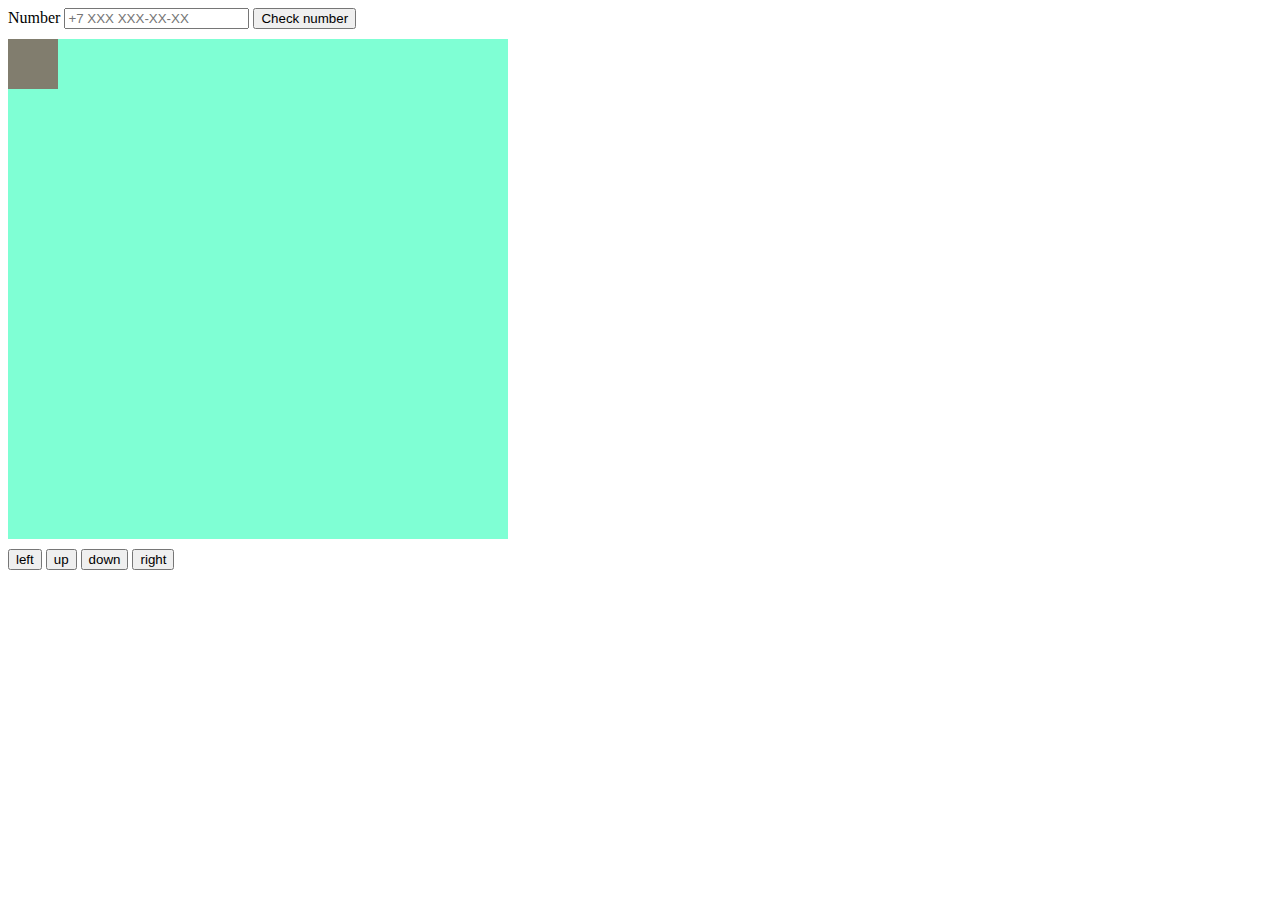
<file: DZ1_Atai_21-03/index.html>
<!DOCTYPE html>
<html lang="en">
    <head>
        <meta charset="UTF-8">
        <title>Lesson1</title>
        <link rel="stylesheet" href="style.css">
    </head>
    <body>
        <div class="container">
            <label for="phoneInput">Number</label>
            <input type="text" id="phoneInput" placeholder="+7 XXX XXX-XX-XX">
            <button id="phoneCheck">Check number</button>
            <span class = "phoneResult"></span>
        </div>
        <div class="cont">
            <div class="block_big">
                <div class="block_move"></div>
            </div>
            <div class="block_buttons">
                <button id="left" >left</button>
                <button id="up" >up</button>
                <button id="down">down</button>
                <button id="right">right</button>
            </div>
        </div>
    </body>
    <script src="main.js"></script>
</html>
</file>
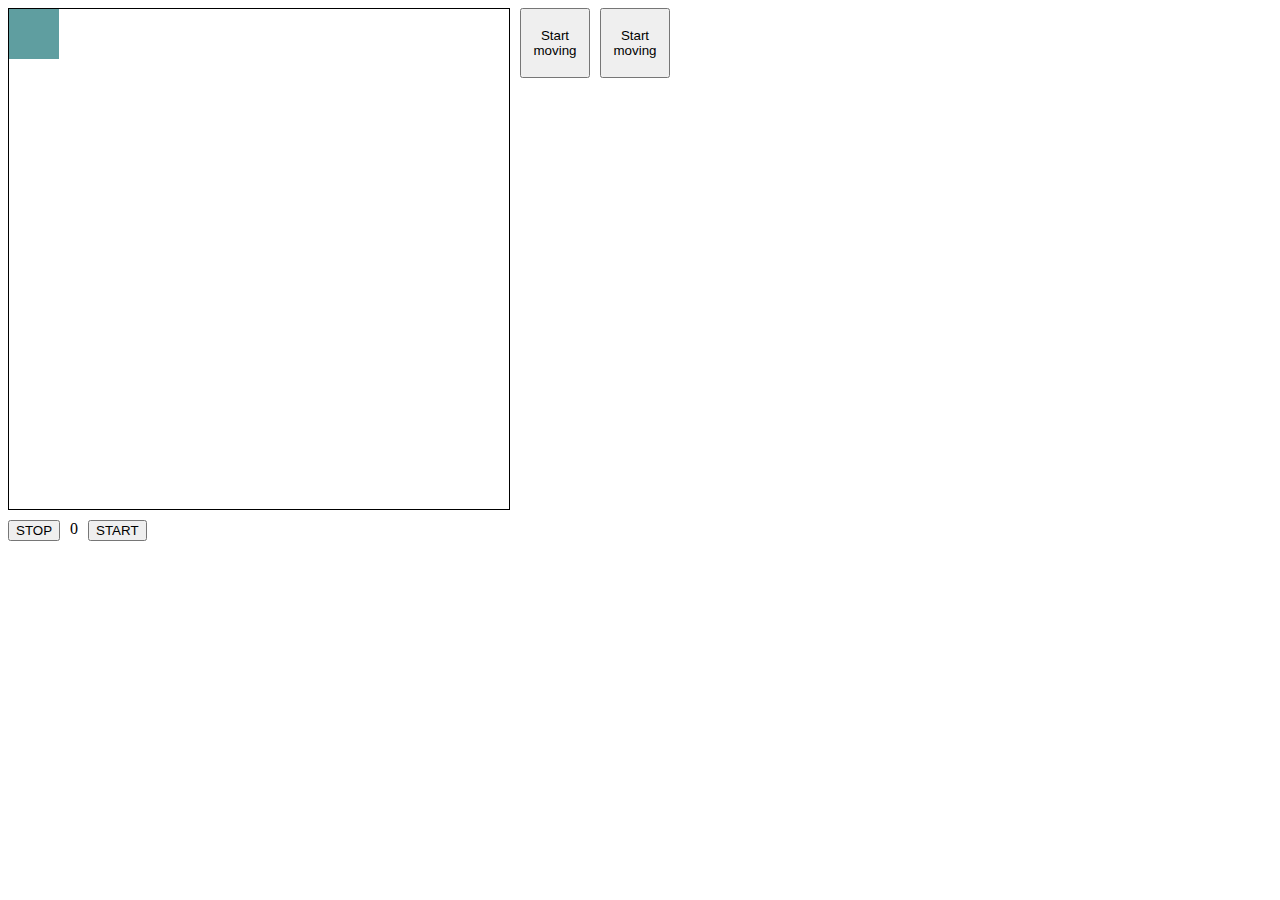
<file: DZ2_Atai_21-03/index.html>
<!DOCTYPE html>
<html lang="en">
    <head>
        <meta charset="UTF-8">
        <title>DZ2</title>
        <link rel="stylesheet" href="style.css">
    </head>
    <body>
        <div class="cont">
            <div class="block">
                <div class="box">
                </div>
            </div>
            <button id="startMove" class="move_button">Start moving</button>
            <button id="endMove" class="move_button">Start moving</button>
        </div>
        <div class="cont">
            <button id="stop">STOP</button>
            <span id="count">0</span>
            <button id="start">START</button>
        </div>
    </body>
    <script src="main.js"></script>
</html>
</file>
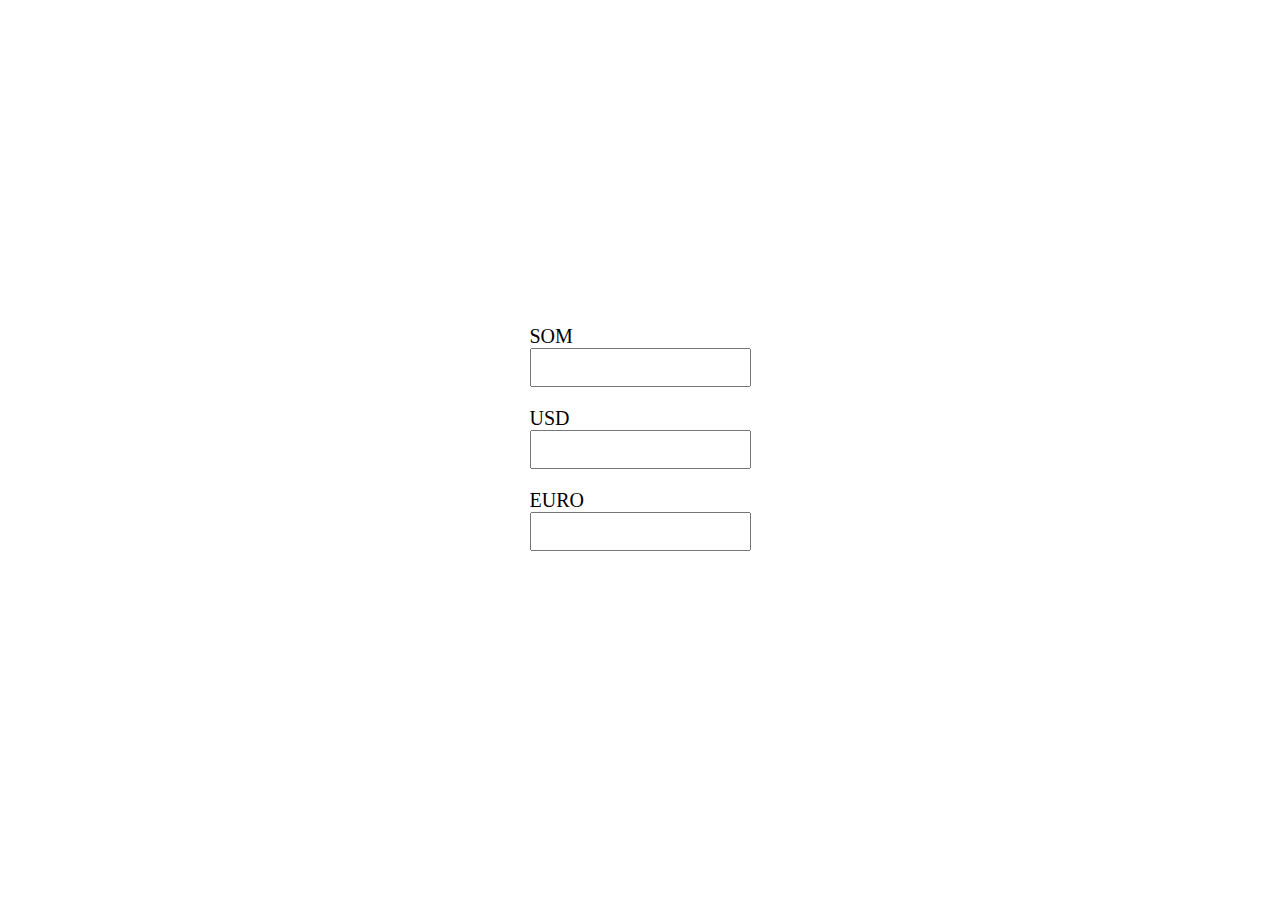
<file: DZ5_Atai_21-03/index.html>
<html lang="en">
    <head>
        <meta charset="UTF-8">
        <title>DZ5</title>
        <link rel="stylesheet" href="style.css">
    </head>
    <body>
        <div class="wrappper">
            <div>
                <label for="som">SOM</label>
                <input type="text" id="som">
            </div>
            <div>
                <label for="usd">USD</label>
                <input type="text" id="usd">
            </div>
            <div>
                <label for="euro">EURO</label>
                <input type="text" id="euro">
            </div>
        </div>
    </body>
    <script src="main.js"></script>
</html>
</file>
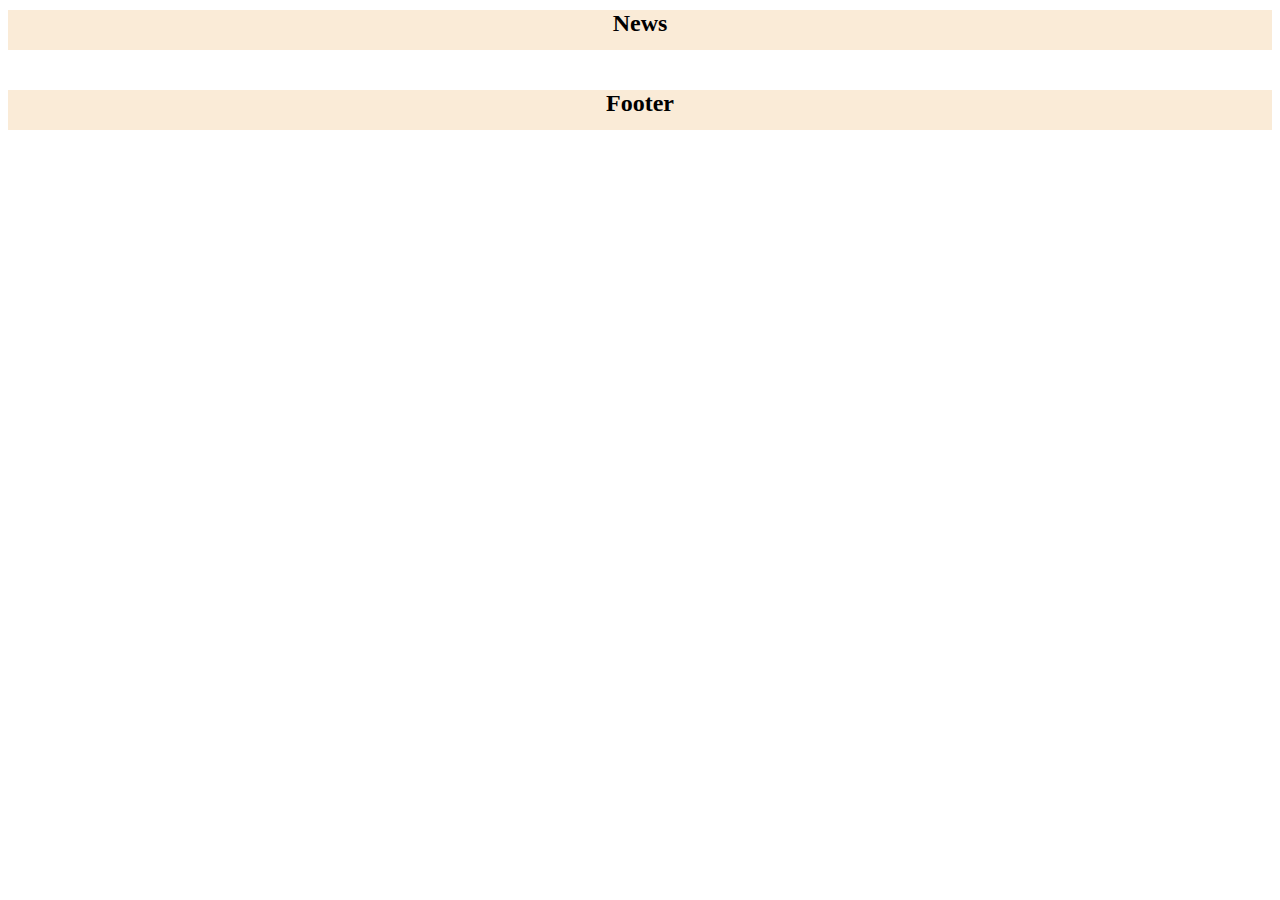
<file: DZ7_Atai_21-03/index.html>
<!DOCTYPE html>
<html lang="en">
    <head>
        <meta charset="UTF-8">
        <title>lesson6</title>
        <link rel="stylesheet" href="style.css">
    </head>
    <body>
        <header><h2>News</h2></header>
        <div class="wrapper">
           
        </div>
        <footer><h2>Footer</h2></footer>
    </body>
    <script src="main.js"></script>
</html>
</file>
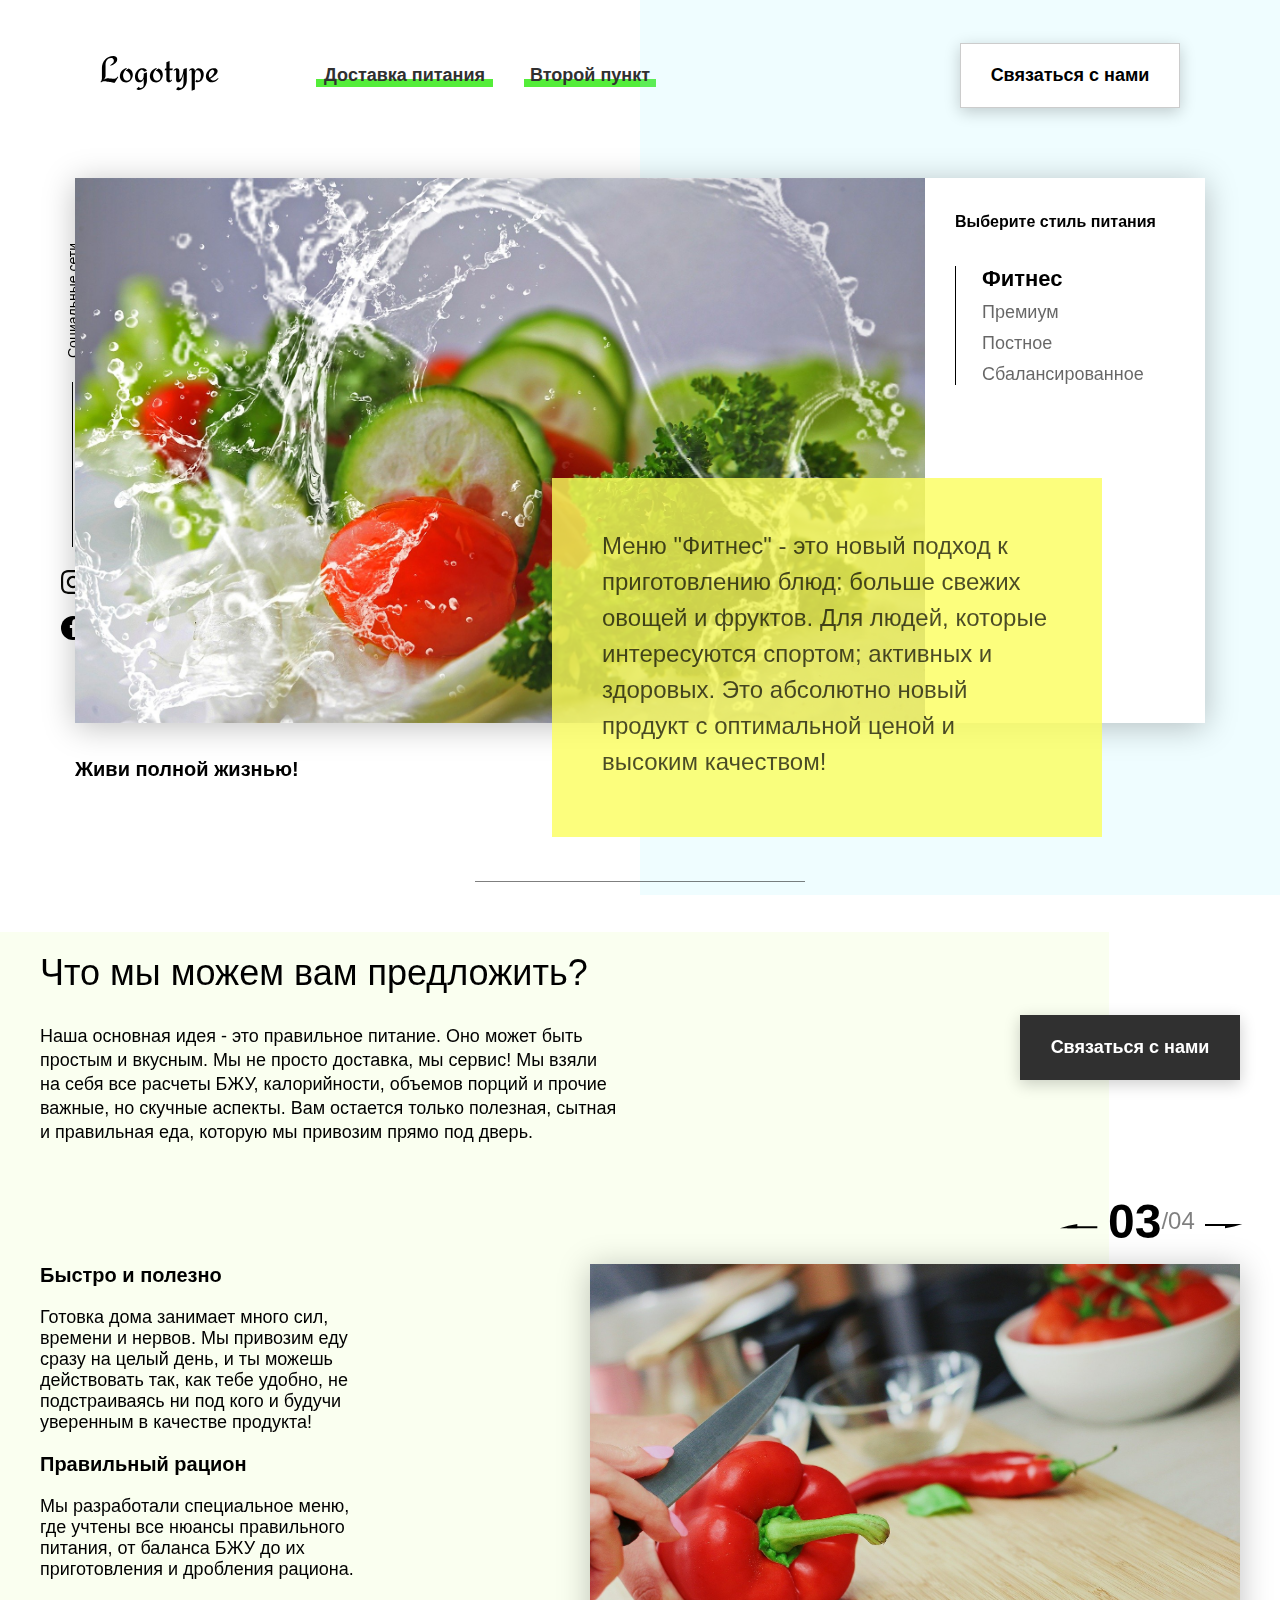
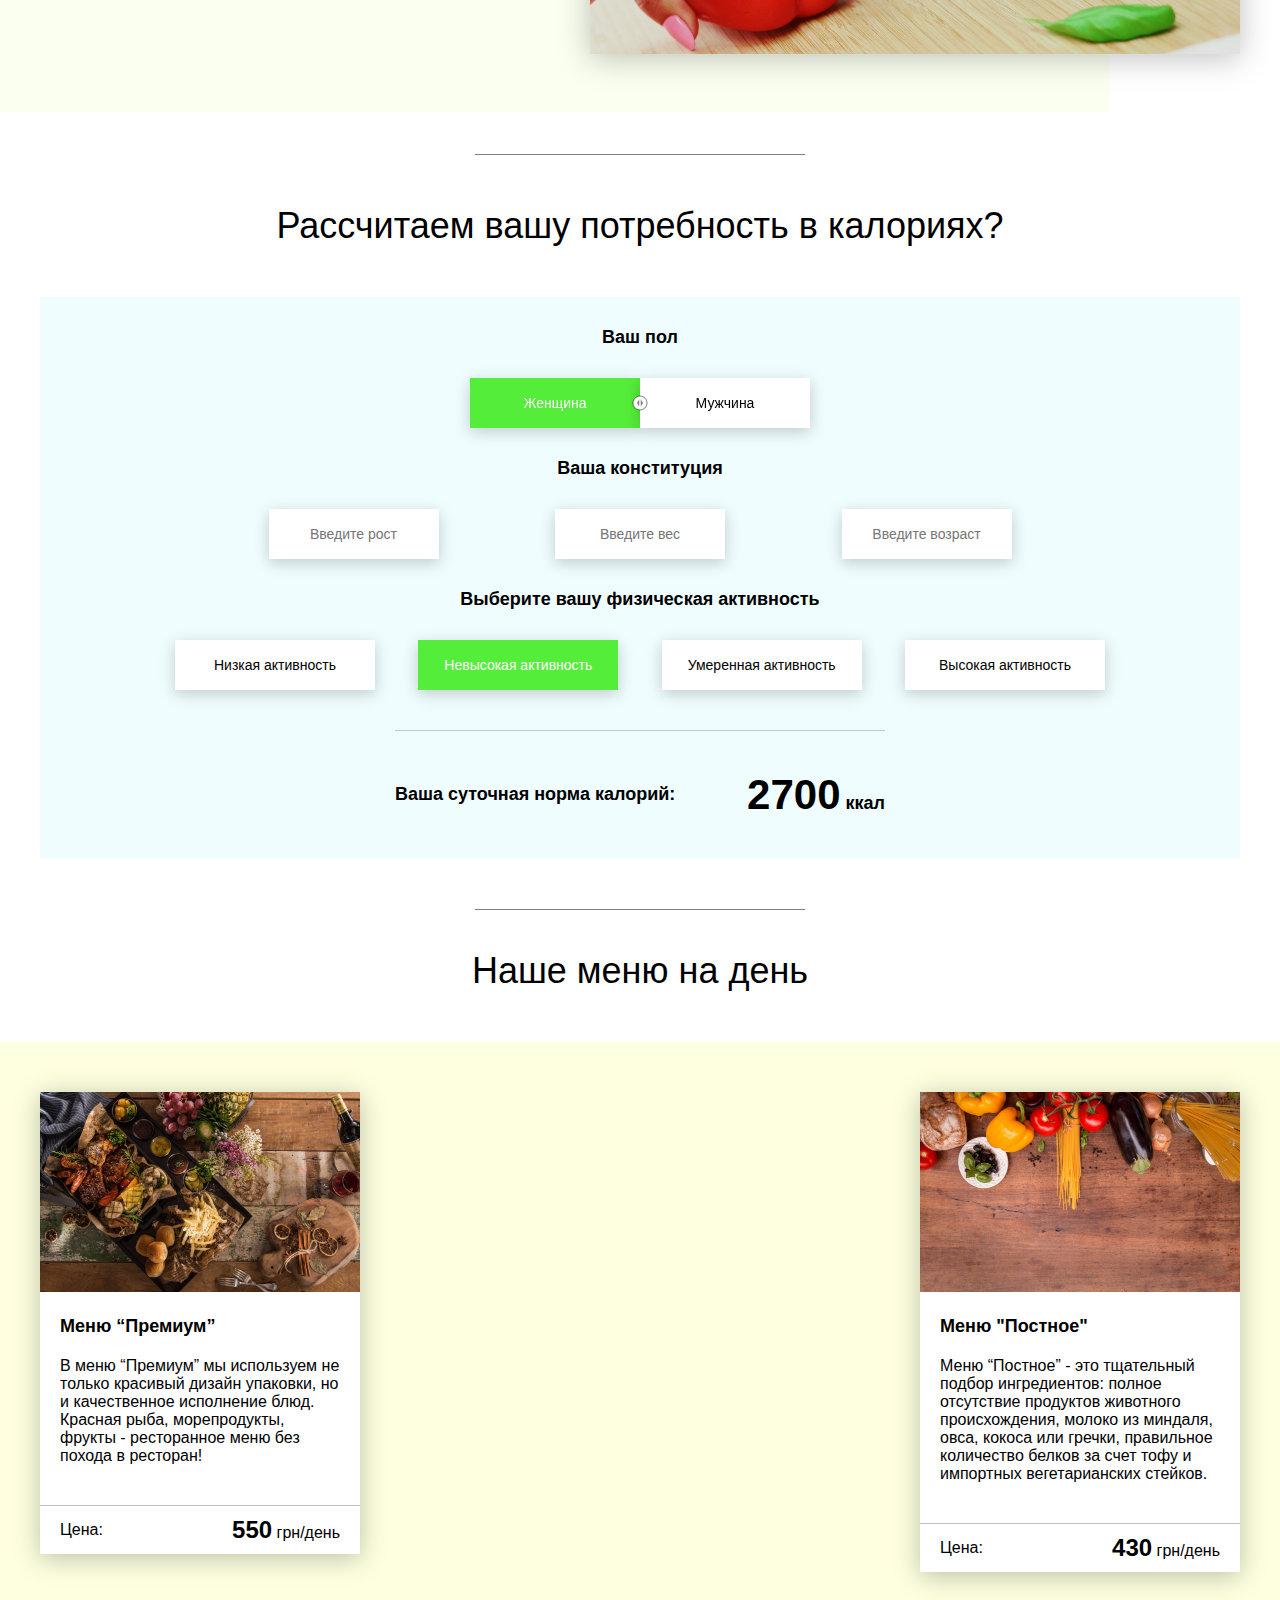
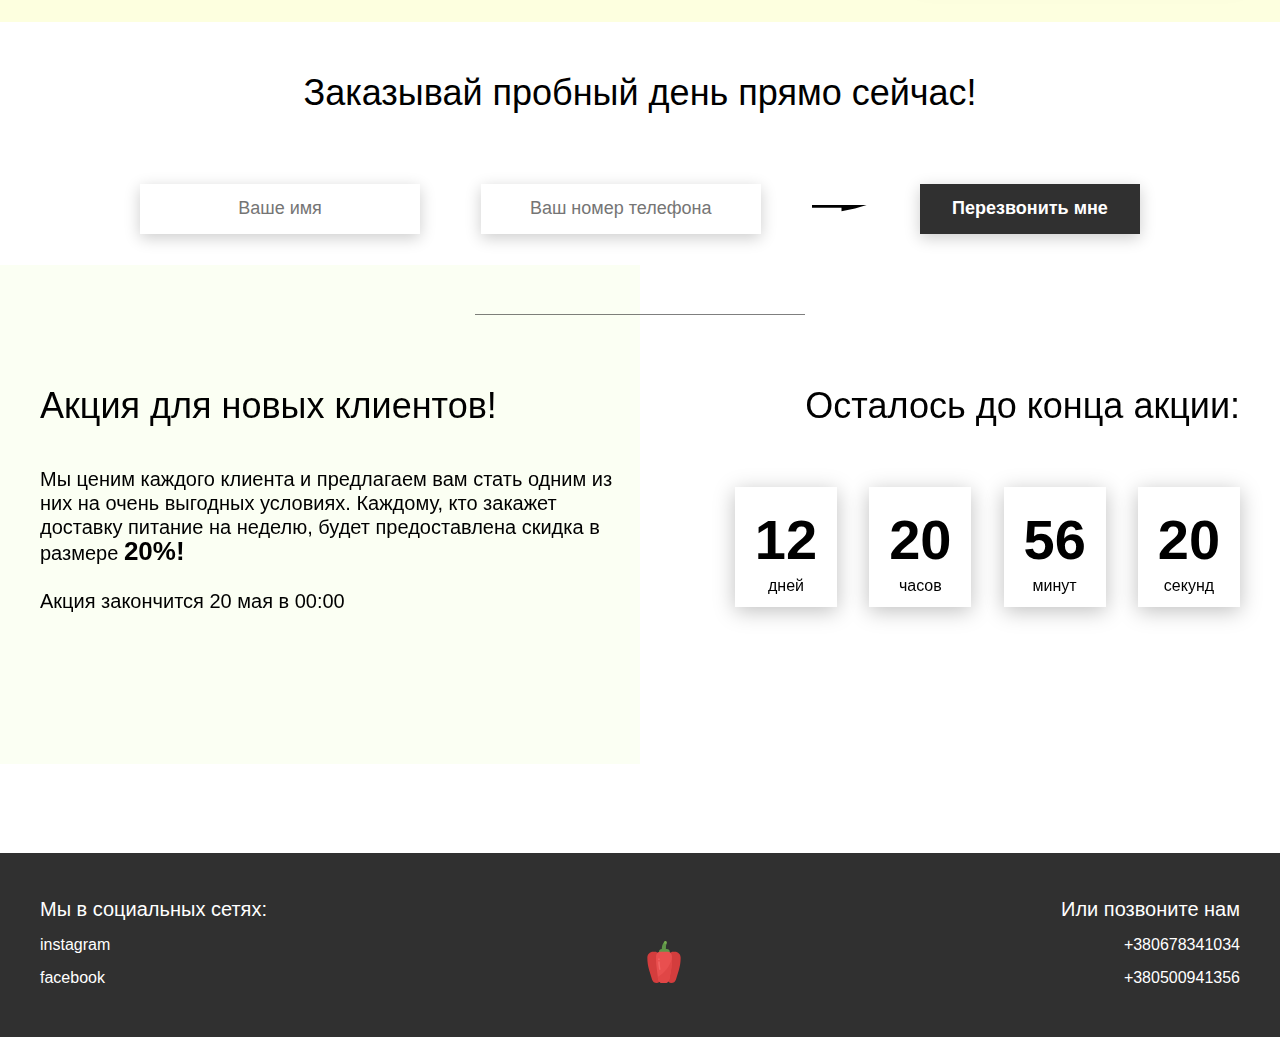
<file: Food/index.html>
<!DOCTYPE html>
<html lang="en">
<head>
	<meta charset="UTF-8">
	<meta name="viewport" content="width=device-width, initial-scale=1.0">
	<title>Food</title>
	<link rel="stylesheet" href="css/style.css">
</head>
<body>
<header class="header">
	<div class="header__left-block">
		<div class="header__logo">
			<img src="icons/logo.svg" alt="Логотип">
		</div>
		<nav class="header__links">
			<a href="#" class="header__link">Доставка питания</a>
			<a href="#" class="header__link">Второй пункт</a>
		</nav>
	</div>
	<div class="header__right-block">
		<button data-modal class="btn btn_white">Связаться с нами</button>
	</div>
</header>
<div class="sidepanel">
	<div class="sidepanel__text"><span>Социальные сети</span></div>
	<div class="sidepanel__divider"></div>
	<a href="#" class="sidepanel__icon">
		<img src="icons/instagram.svg" alt="instagram">
	</a>
	<a href="#" class="sidepanel__icon">
		<img src="icons/facebook.svg" alt="facebook">
	</a>
</div>

<div class="preview">
	<div class="bgc_blue"></div>
	<div class="container">
		<div class="tabcontainer">
			<div class="tabcontent">
				<img src="img/tabs/vegy.jpg" alt="vegy">
				<div class="tabcontent__descr">
					Меню "Фитнес" - это новый подход к приготовлению блюд: больше свежих овощей и фруктов. Для людей,
					которые интересуются спортом; активных и здоровых. Это абсолютно новый продукт с оптимальной ценой и
					высоким качеством!
				</div>
			</div>
			<div class="tabcontent">
				<img src="img/tabs/elite.jpg" alt="elite">
				<div class="tabcontent__descr">
					Меню “Премиум” - мы используем не только красивый дизайн упаковки, но и качественное исполнение
					блюд. Красная рыба, морепродукты, фрукты - ресторанное меню без похода в ресторан!
				</div>
			</div>
			<div class="tabcontent">
				<img src="img/tabs/post.jpg" alt="post">
				<div class="tabcontent__descr">
					Наше специальное “Постное меню” - это тщательный подбор ингредиентов: полное отсутствие продуктов
					животного происхождения. Полная гармония с собой и природой в каждом элементе! Все будет Ом!
				</div>
			</div>
			<div class="tabcontent">
				<img src="img/tabs/hamburger.jpg" alt="vegy">
				<div class="tabcontent__descr">
					Меню "Сбалансированное" - это соответствие вашего рациона всем научным рекомендациям. Мы тщательно
					просчитываем вашу потребность в к/б/ж/у и создаем лучшие блюда для вас.
				</div>
			</div>
			<div class="tabheader">
				<h3>Выберите стиль питания</h3>
				<div class="tabheader__items">
					<div class="tabheader__item tabheader__item_active">Фитнес</div>
					<div class="tabheader__item">Премиум</div>
					<div class="tabheader__item">Постное</div>
					<div class="tabheader__item">Сбалансированное</div>
				</div>
			</div>
		</div>
		<div class="preview__life">Живи полной жизнью!</div>
	</div>
</div>

<div class="divider"></div>

<div class="offer">
	<div class="bgc_y"></div>
	<div class="container">
		<div class="offer__text">
			<h2 class="title">Что мы можем вам предложить?</h2>
			<div class="offer__descr">
				Наша основная идея - это правильное питание. Оно может быть простым и вкусным. Мы не просто доставка, мы
				сервис! Мы взяли на себя все расчеты БЖУ, калорийности, объемов порций и прочие важные, но скучные
				аспекты. Вам остается только полезная, сытная и правильная еда, которую мы привозим прямо под дверь.
			</div>
		</div>
		<div class="offer__action">
			<button data-modal class="btn btn_dark">Связаться с нами</button>
		</div>
	</div>
	<div class="container">
		<div class="offer__advantages">
			<h2>Быстро и полезно</h2>
			<div class="offer__advantages-text">
				Готовка дома занимает много сил, времени и нервов. Мы привозим еду сразу на целый день, и ты можешь
				действовать так, как тебе удобно, не подстраиваясь ни под кого и будучи уверенным в качестве продукта!
			</div>
			<h2>Правильный рацион</h2>
			<div class="offer__advantages-text">
				Мы разработали специальное меню, где учтены все нюансы правильного питания, от баланса БЖУ до их
				приготовления и дробления рациона.
			</div>
		</div>
		<div class="offer__slider">
			<div class="offer__slider-counter">
				<div class="offer__slider-prev">
					<img src="icons/left.svg" alt="prev">
				</div>
				<span id="current">03</span>
				/
				<span id="total">04</span>
				<div class="offer__slider-next">
					<img src="icons/right.svg" alt="next">
				</div>
			</div>
			<div class="offer__slider-wrapper">
				<div class="offer__slide">
					<img src="img/slider/pepper.jpg" alt="pepper">
				</div>
				<!-- <div class="offer__slide">
					<img src="img/slider/food-12.jpg" alt="food">
				</div>
				<div class="offer__slide">
					<img src="img/slider/olive-oil.jpg" alt="oil">
				</div>
				<div class="offer__slide">
					<img src="img/slider/paprika.jpg" alt="paprika">
				</div> -->
			</div>
		</div>
	</div>
</div>

<div class="divider"></div>

<div class="calculating">
	<div class="container">
		<h2 class="title">Рассчитаем вашу потребность в калориях?
		</h2>
		<div class="calculating__field">
			<div class="calculating__subtitle">
				Ваш пол
			</div>
			<div class="calculating__choose" id="gender">
				<div class="calculating__choose-item calculating__choose-item_active">Женщина</div>
				<div class="calculating__choose-item">Мужчина</div>
			</div>

			<div class="calculating__subtitle">
				Ваша конституция
			</div>
			<div class="calculating__choose calculating__choose_medium">
				<input type="text" id="height" placeholder="Введите рост" class="calculating__choose-item">
				<input type="text" id="weight" placeholder="Введите вес" class="calculating__choose-item">
				<input type="text" id="age" placeholder="Введите возраст" class="calculating__choose-item">
			</div>

			<div class="calculating__subtitle">
				Выберите вашу физическая активность
			</div>
			<div class="calculating__choose calculating__choose_big">
				<div id="low" class="calculating__choose-item">Низкая активность</div>
				<div id="small" class="calculating__choose-item calculating__choose-item_active">Невысокая активность
				</div>
				<div id="medium" class="calculating__choose-item">Умеренная активность</div>
				<div id="high" class="calculating__choose-item">Высокая активность</div>
			</div>

			<div class="calculating__divider"></div>

			<div class="calculating__total">
				<div class="calculating__subtitle">
					Ваша суточная норма калорий:
				</div>
				<div class="calculating__result">
					<span>2700</span> ккал
				</div>
			</div>
		</div>
	</div>
</div>

<div class="divider"></div>

<div class="menu">
	<h2 class="title">Наше меню на день</h2>

	<div class="menu__field">
		<div id="cardWrapper" class="container">
			<div class="menu__item">
				<img src="img/tabs/elite.jpg" alt="elite">
				<h3 class="menu__item-subtitle">Меню “Премиум”</h3>
				<div class="menu__item-descr">В меню “Премиум” мы используем не только красивый дизайн упаковки, но и
					качественное исполнение блюд. Красная рыба, морепродукты, фрукты - ресторанное меню без похода в
					ресторан!
				</div>
				<div class="menu__item-divider"></div>
				<div class="menu__item-price">
					<div class="menu__item-cost">Цена:</div>
					<div class="menu__item-total"><span>550</span> грн/день</div>
				</div>
			</div>
			<div class="menu__item">
				<img src="img/tabs/post.jpg" alt="post">
				<h3 class="menu__item-subtitle">Меню "Постное"</h3>
				<div class="menu__item-descr">Меню “Постное” - это тщательный подбор ингредиентов: полное отсутствие
					продуктов животного происхождения, молоко из миндаля, овса, кокоса или гречки, правильное количество
					белков за счет тофу и импортных вегетарианских стейков.
				</div>
				<div class="menu__item-divider"></div>
				<div class="menu__item-price">
					<div class="menu__item-cost">Цена:</div>
					<div class="menu__item-total"><span>430</span> грн/день</div>
				</div>
			</div>
		</div>
	</div>
</div>

<div class="order">
	<div class="container">
		<div class="title">Заказывай пробный день прямо сейчас!</div>
		<form action="#" class="order__form">
			<input required placeholder="Ваше имя" name="name" type="text" class="order__input">
			<input required placeholder="Ваш номер телефона" name="phone" type="phone" class="order__input">
			<img src="icons/right.svg" alt="right">
			<button class="btn btn_dark btn_min">Перезвонить мне</button>
		</form>
	</div>
</div>

<div class="divider"></div>

<div class="promotion">
	<div class="bgc_y"></div>
	<div class="container">
		<div class="promotion__text">
			<div class="title">Акция для новых клиентов!</div>
			<div class="promotion__descr">
				Мы ценим каждого клиента и предлагаем вам стать одним из них на очень выгодных условиях.
				Каждому, кто закажет доставку питание на неделю, будет предоставлена скидка в размере <span>20%!</span>
				<br><br>
				Акция закончится 20 мая в 00:00
			</div>
		</div>
		<div class="promotion__timer">
			<div class="title">Осталось до конца акции:</div>
			<div class="timer">
				<div class="timer__block">
					<span id="days">12</span>
					дней
				</div>
				<div class="timer__block">
					<span id="hours">20</span>
					часов
				</div>
				<div class="timer__block">
					<span id="minutes">56</span>
					минут
				</div>
				<div class="timer__block">
					<span id="seconds">20</span>
					секунд
				</div>
			</div>
		</div>
	</div>
</div>

<footer class="footer">
	<div class="container">
		<div class="social">
			<div class="subtitle">Мы в социальных сетях:</div>
			<a href="#" class="link">instagram</a>
			<a href="#" class="link">facebook</a>
		</div>
		<div class="pepper">
			<img src="icons/veg.svg" alt="pepper">
		</div>
		<div class="call">
			<div class="subtitle">Или позвоните нам</div>
			<a href="#" class="link">+380678341034</a>
			<a href="#" class="link">+380500941356</a>
		</div>
	</div>
</footer>

<div class="modal">
	<div class="modal__dialog">
		<div class="modal__content">
			<form action="#">
				<div class="modal__close">&times;</div>
				<div class="modal__title">Мы свяжемся с вами как можно быстрее!</div>
				<input required placeholder="Ваше имя" name="name" type="text" class="modal__input">
				<input required placeholder="Ваш номер телефона" name="phone" type="phone" class="modal__input">
				<button class="btn btn_dark btn_min">Перезвонить мне</button>
			</form>
		</div>
	</div>
</div>
<script src="js/app.js"></script>
</body>
</html>
</file>
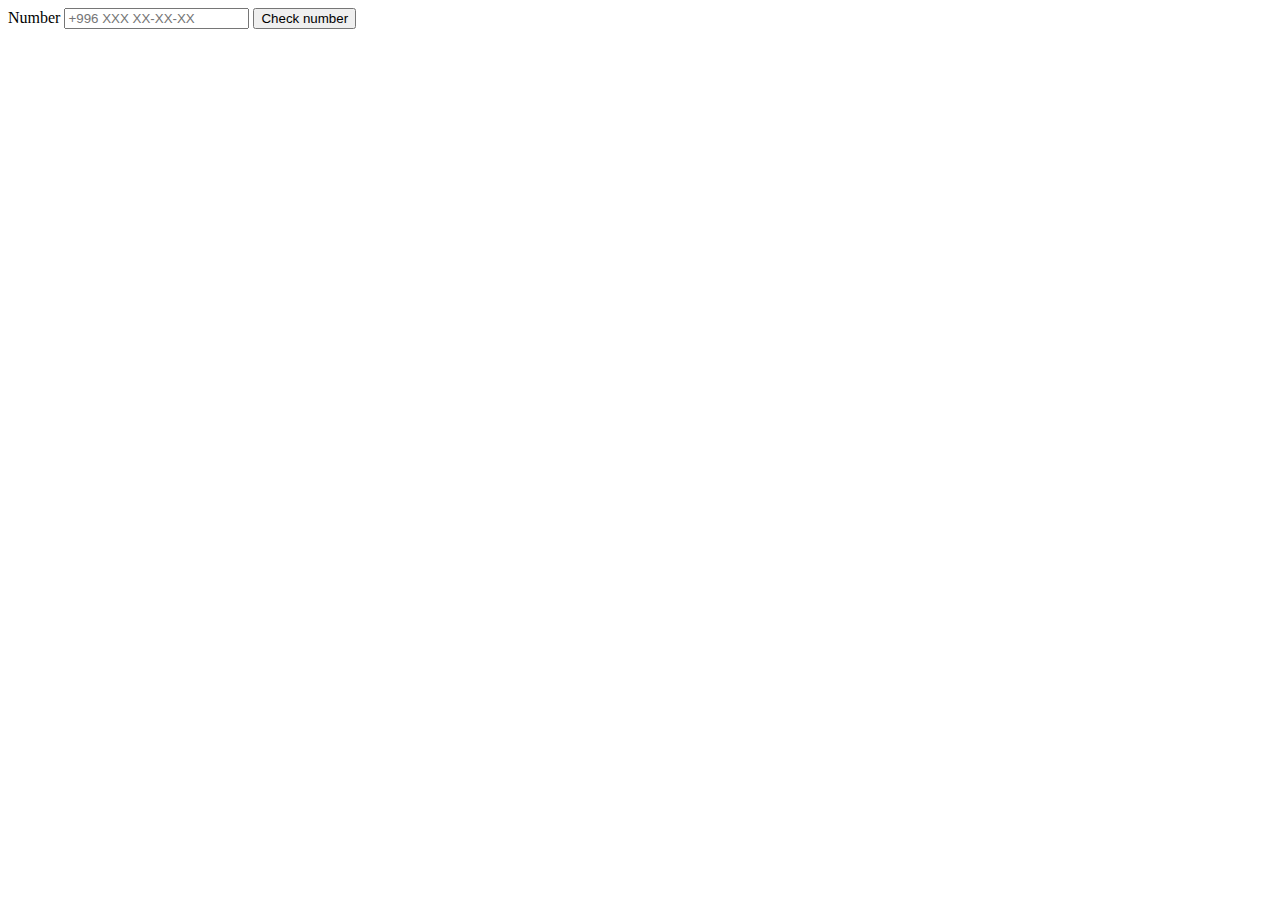
<file: lesson1/index.html>
<!DOCTYPE html>
<html lang="en">
    <head>
        <meta charset="UTF-8">
        <title>Lesson1</title>
    </head>
    <body>
        <div class="container">
            <label for="phoneInput">Number</label>
            <input type="text" id="phoneInput" placeholder="+996 XXX XX-XX-XX">
            <button id="phoneCheck">Check number</button>
            <span class = "phoneResult"></span>
        </div>
    </body>
    <script src="main.js"></script>
</html>
</file>
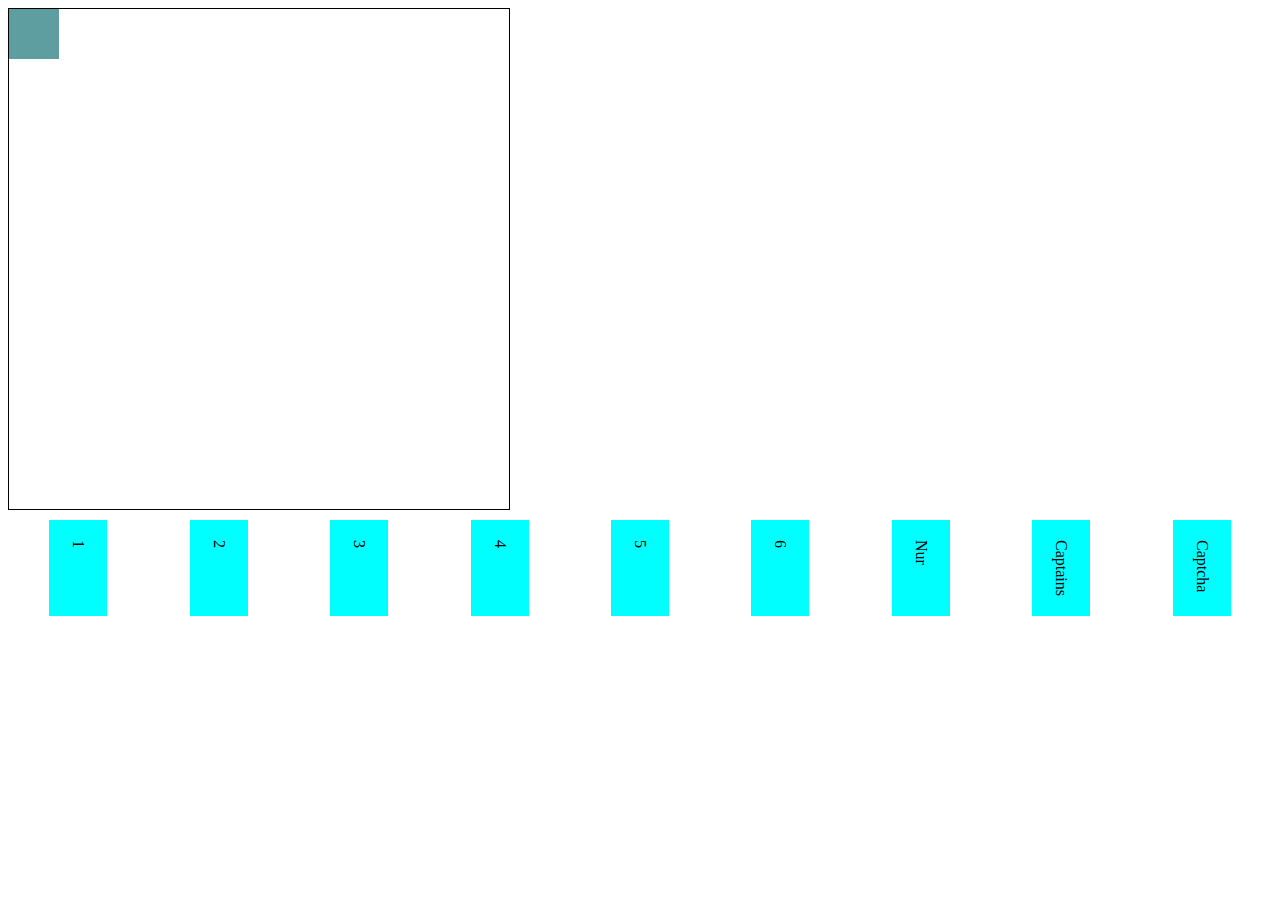
<file: lesson2/index.html>
<!DOCTYPE html>
<html lang="en">
    <head>
        <meta charset="UTF-8">
        <title>Lesson2</title>
        <link rel="stylesheet" href="style.css">
    </head>
    <body>
        <div class="block">
            <div class="box">

            </div>
        </div>
        <div class="wrapper">
            
        </div>
    </body>
    <script src="main.js"></script>
</html>
</file>
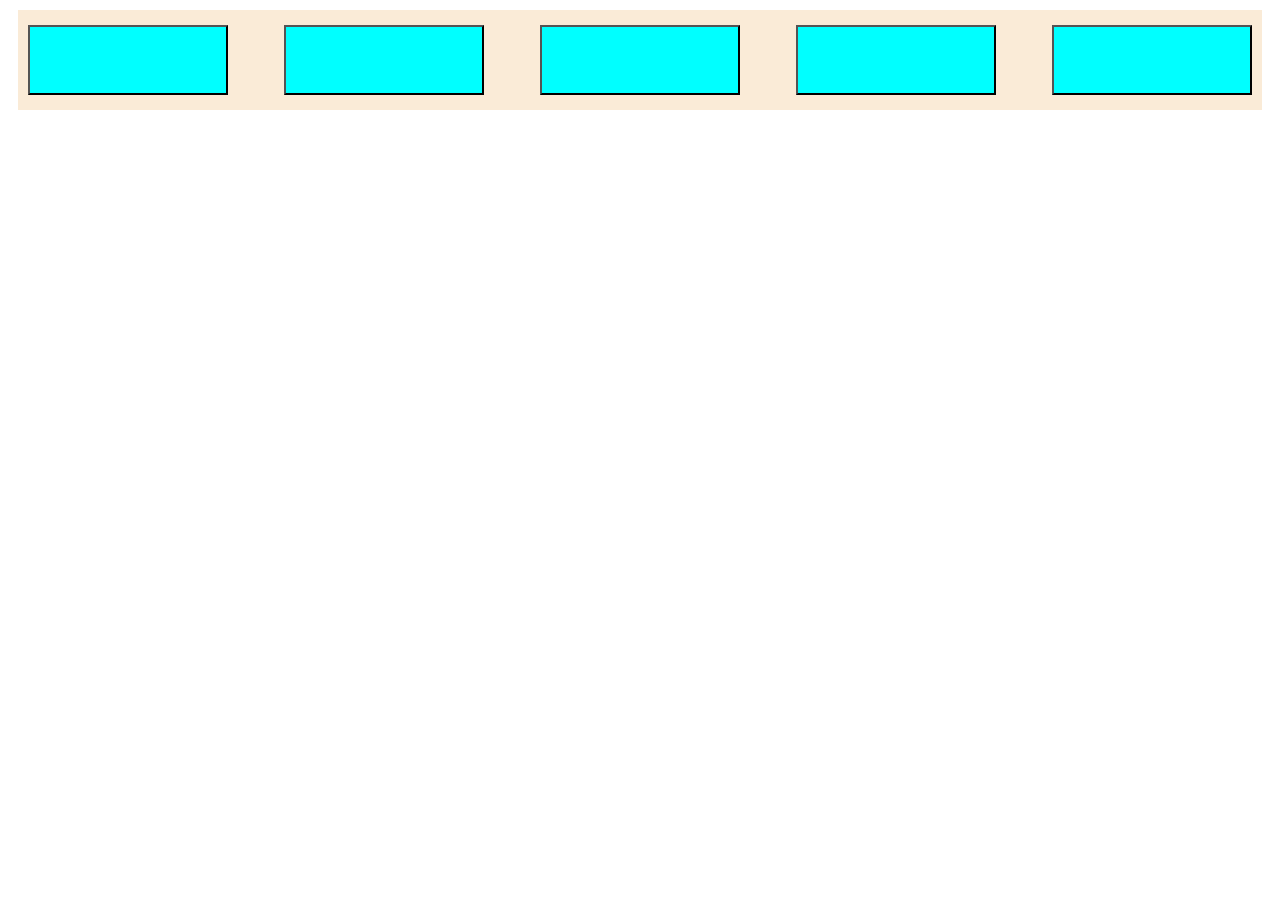
<file: lesson3/index.html>
<!DOCTYPE html>
<html lang="en">
    <head>
        <meta charset="UTF-8">
        <title>Lesson3</title>
        <link rel="stylesheet" href="style.css">
    </head>
    <body>
        <div class="btn-block">
            <button></button>
            <button></button>
            <button></button>
            <button></button>
            <button></button>
        </div>
    </body>
    <script src="main.js"></script>
</html>
</file>
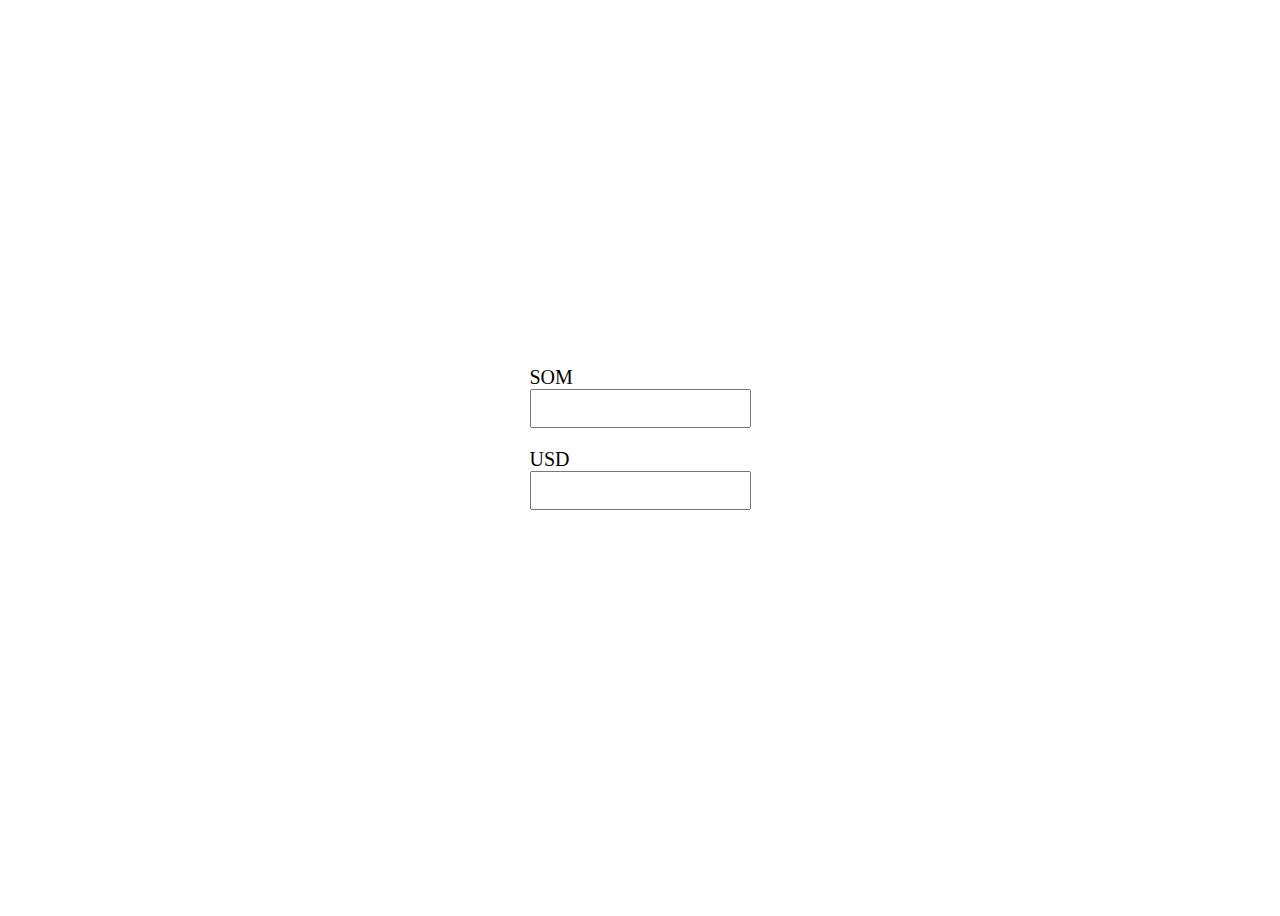
<file: lesson5/index.html>
<html lang="en">
    <head>
        <meta charset="UTF-8">
        <title>Lesson5</title>
        <link rel="stylesheet" href="style.css">
    </head>
    <body>
        <div class="wrappper">
            <div>
                <label for="som">SOM</label>
                <input type="text" id="som">
            </div>
            <div>
                <label for="usd">USD</label>
                <input type="text" id="usd">
            </div>
        </div>
    </body>
    <script src="main.js"></script>
</html>
</file>
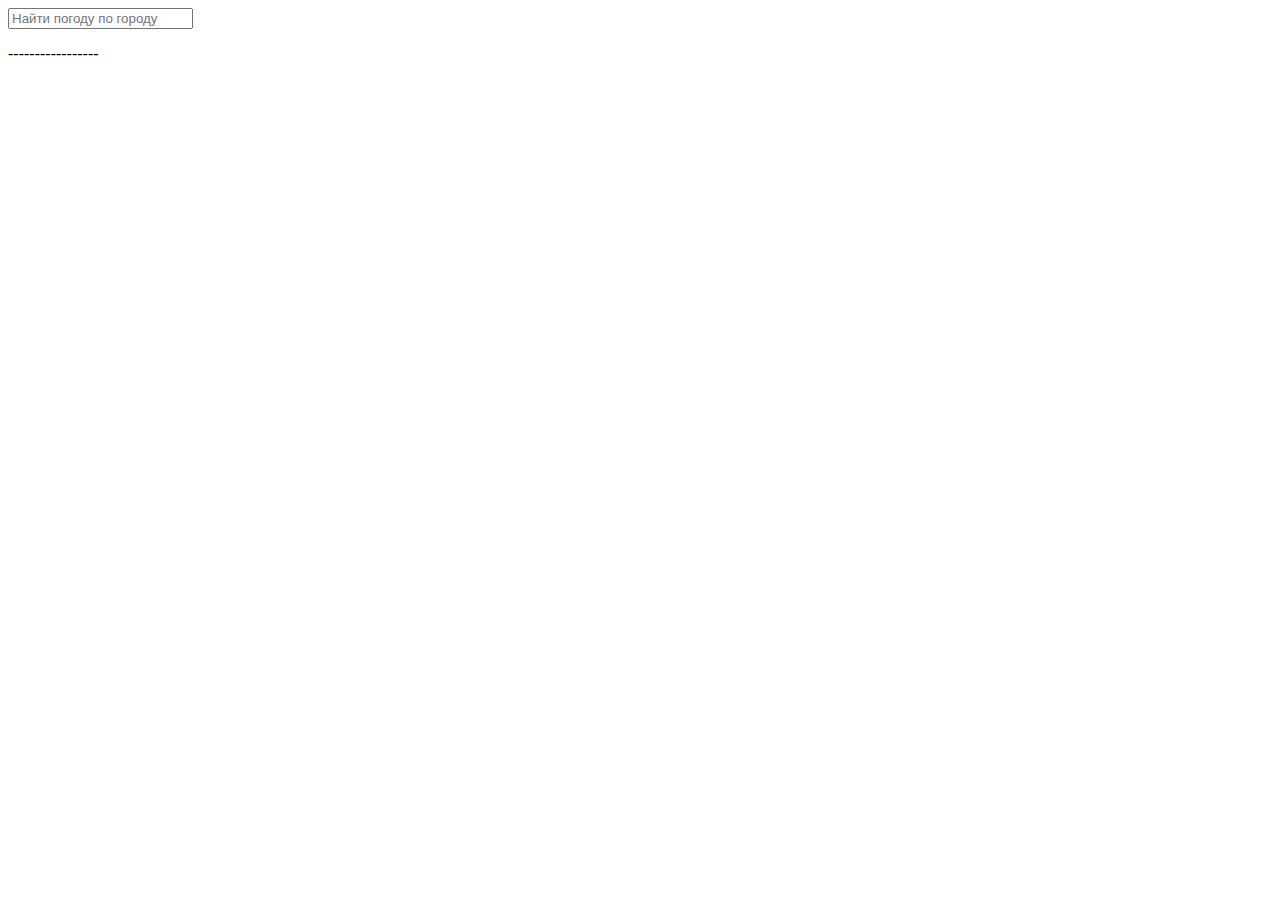
<file: lesson7/index.html>
<!DOCTYPE html>
<html lang="en">
    <head>
        <meta charset="UTF-8">
        <title>lesson6</title>
    </head>
    <body>
        <div class="wrapper">
            <div>
                <input type="text" class="cityName" placeholder="Найти погоду по городу">
            </div>
            <div>
                <p class="city"></p>
                <span>-----------------</span>
                <p class="temp"></p>
            </div>
        </div>
    </body>
    <script src="main.js"></script>
</html>
</file>
<file: DZ1_Atai_21-03/style.css>
.cont{
    margin-top: 10px;
}
.block_big{
    width: 500px;
    height: 500px;
    background-color: aquamarine;
    position: relative;
}
.block_move{
    width: 50px;
    height: 50px;
    background-color: rgb(129, 125, 110);
    position: absolute;
}
.block_buttons{
    margin-top: 10px;
}
</file>
<file: DZ2_Atai_21-03/style.css>
#count{
    margin: 0 10px;
}
.block {
    position: relative;
    width: 500px;
    height: 500px;
    border: 1px solid;
}
.box{
    position: absolute;
    width: 50px;
    height: 50px;
    background-color: cadetblue;
}
.cont{
    display: flex;
    margin-bottom: 10px;
}
.move_button{
    margin-left: 10px;
    width: 70px;
    height: 70px;
    text-align: center;
}
</file>
<file: DZ5_Atai_21-03/style.css>
body {
    display: flex;
    align-items: center;
    justify-content: center;
    height: 100vh;
}
div {
    display: flex;
    flex-direction: column;
    margin-bottom: 20px;
}
input {
    padding: 10px 20px;
}
label {
    font-size: 20px;
}
</file>
<file: DZ7_Atai_21-03/style.css>
header{
    background-color: antiquewhite;
    height: 40px;
    text-align: center;
}
footer{
    background-color: antiquewhite;
    height: 40px;
    text-align: center;
}
.wrapper{
    padding: 15px;
    display: flex;
    justify-content: space-around;
    flex-wrap: wrap;
    width: 1450px;
    margin: auto;
}   
.news_block{
    background-color: beige;
    width: 240px;
    height: 400px;
    padding: 15px;
    margin: 8px 8px;
    display: flex;
    flex-direction: column;
}
h2{
    margin-top: 10px;
}
img{
    height: 170px;
    width: 240px;
}
p{
    color: gray;
}
</file>
<file: Food/css/style.css>
* {
    box-sizing: border-box;
    margin: 0;
    padding: 0;
    font-family: Roboto, sans-serif;
}

a {
    text-decoration: none;
}

.btn {
    width: 220px;
    height: 65px;
    display: flex;
    justify-content: center;
    align-items: center;
    background-color: #fff;
    font-size: 18px;
    font-weight: 700;
    border: 1px solid rgba(0, 0, 0, 0.2);
    box-shadow: 0 4px 15px rgba(0, 0, 0, 0.2);
    cursor: pointer;
    transition: 0.3s all;
    outline: 0;
}

.btn_white {
    background-color: #fff;
}

.btn_dark {
    background-color: #303030;
    color: #fff;
    border: none;
}

.btn_min {
    height: 50px;
}

.btn:hover {
    box-shadow: 0 4px 30px rgba(0, 0, 0, 0.3);
}

.container {
    max-width: 1200px;
    margin: 0 auto;
}

.divider {
    width: 330px;
    height: 1px;
    margin: 0 auto;
    background-color: rgba(0, 0, 0, 0.5);
}

.title {
    font-size: 36px;
    font-weight: 400;
}

.header {
    display: flex;
    justify-content: space-between;
    align-items: center;
    height: 150px;
    padding: 0 100px;
}

.header__left-block {
    display: flex;
    justify-content: space-between;
    min-width: 550px;
}

.header__logo {
    max-width: 170px;
}

.header__logo img {
    width: 100%;
}

.header__links {
    display: flex;
    align-items: center;
}

.header__link {
    position: relative;
    margin-right: 45px;
    font-weight: 700;
    font-size: 18px;
    color: #303030;
}

.header__link:after {
    content: "";
    position: absolute;
    display: block;
    width: 110%;
    left: -5%;
    bottom: -1px;
    z-index: -1;
    height: 8px;
    background: #54ed39;
}

.header__link:last-child {
    margin-right: 0;
}

.sidepanel {
    position: fixed;
    left: 60px;
    top: 240px;
    height: 400px;
    width: 25px;
    display: flex;
    flex-direction: column;
    justify-content: space-between;
    align-items: center;
}

.sidepanel__text {
    width: 120px;
    height: 120px;
    font-size: 14px;
}

.sidepanel__text span {
    display: flex;
    transform: rotate(-90deg) translateX(-50px);
}

.sidepanel__divider {
    width: 1px;
    height: 165px;
    background-color: #000;
}

.sidepanel__icon {
    width: 24px;
    height: 24px;
}

.sidepanel__icon img {
    width: 100%;
}

.preview {
    padding: 28px 0 100px 0;
    position: relative;
}

.preview__life {
    font-weight: 700;
    font-size: 20px;
    margin-left: 35px;
    margin-top: 35px;
}

.bgc_blue {
    position: absolute;
    right: 0;
    top: -155px;
    width: 50vw;
    height: 900px;
    background: rgba(146, 242, 255, 0.15);
    z-index: -1;
}

.tabcontainer {
    display: flex;
    width: 1130px;
    margin: 0 auto;
    box-shadow: 0 4px 30px rgba(0, 0, 0, 0.25);
}

.tabcontent {
    width: 850px;
    position: relative;
}

.tabcontent img {
    width: 100%;
    height: 100%;
    object-fit: cover;
}

.tabcontent__descr {
    position: absolute;
    top: 300px;
    right: -177px;
    width: 550px;
    height: 359px;
    background: rgba(251, 254, 93, 0.8);
    padding: 50px;
    font-size: 24px;
    font-weight: 300;
    line-height: 36px;
    color: rgba(0, 0, 0, 0.7);
}

.tabheader {
    width: 280px;
    padding: 35px 30px;
    background-color: #fff;
}

.tabheader h3 {
    font-weight: 700;
    font-size: 16px;
}

.tabheader__items {
    margin-top: 35px;
    padding-left: 26px;
    border-left: 1px solid #000;
}

.tabheader__item {
    font-weight: 700;
    font-size: 18px;
    font-weight: 300;
    margin-top: 10px;
    color: rgba(0, 0, 0, 0.6);
    cursor: pointer;
    transition: 0.3s all;
}

.tabheader__item_active {
    color: #000;
    font-size: 22px;
    font-weight: 700;
}

.offer {
    padding: 70px 0 100px 0;
    position: relative;
}

.offer .container {
    display: flex;
    justify-content: space-between;
}

.offer .bgc_y {
    position: absolute;
    width: 1109px;
    height: 780px;
    background: rgba(243, 255, 222, 0.45);
    z-index: -1;
    top: 50px;
}

.offer__text {
    width: 580px;
}

.offer__descr {
    font-size: 18px;
    margin-top: 30px;
    font-weight: 300;
    line-height: 24px;
}

.offer__action {
    display: flex;
    align-items: center;
    justify-content: flex-end;
}

.offer__advantages {
    width: 330px;
    margin-top: 50px;
}

.offer__advantages h2 {
    font-weight: 700;
    font-size: 20px;
    margin-top: 20px;
}

.offer__advantages h2:first-child {
    margin-top: 70px;
}

.offer__advantages-text {
    margin-top: 20px;
    font-size: 18px;
    font-weight: 300;
    line-height: 21px;
}

.offer__slider {
    width: 650px;
    margin-top: 50px;
    display: flex;
    flex-direction: column;
    align-items: flex-end;
}

.offer__slider-counter {
    display: flex;
    width: 180px;
    align-items: center;
    font-size: 24px;
    color: rgba(0, 0, 0, 0.5);
}

.offer__slider-wrapper {
    width: 100%;
    margin-top: 15px;
    box-shadow: 0 4px 30px rgba(0, 0, 0, 0.25);
}

.offer__slider-prev {
    margin-right: 10px;
    cursor: pointer;
}

.offer__slider-next {
    margin-left: 10px;
    cursor: pointer;
}

.offer__slider #current {
    font-size: 48px;
    font-weight: 700;
    color: #000;
}

.offer__slide {
    width: 100%;
    height: 390px;
}

.offer__slide img {
    width: 100%;
    height: 100%;
    object-fit: cover;
}

.calculating {
    padding: 50px 0;
}

.calculating .title {
    text-align: center;
}

.calculating__field {
    width: 100%;
    margin-top: 50px;
    background: rgba(146, 242, 255, 0.15);
    padding: 30px 0 40px 0;
}

.calculating__subtitle {
    text-align: center;
    font-size: 18px;
    font-weight: 700;
    margin-top: 30px;
}

.calculating__subtitle:first-child {
    margin-top: 0;
}

.calculating #gender:after {
    content: "";
    position: absolute;
    top: 50%;
    transform: translateY(-50%);
    display: block;
    width: 16px;
    height: 16px;
    background: url(../icons/switch.svg) center center/cover no-repeat;
}

.calculating__choose {
    position: relative;
    display: flex;
    margin-top: 30px;
    justify-content: center;
}

.calculating__choose-item {
    display: flex;
    align-items: center;
    justify-content: center;
    width: 170px;
    height: 50px;
    padding: 0 10px;
    background: #fff;
    box-shadow: 0 4px 15px rgba(0, 0, 0, 0.2);
    border: none;
    text-align: center;
    font-size: 14px;
    cursor: pointer;
    outline: 0;
    transition: 0.3s all;
}

.calculating__choose-item_active {
    color: #fff;
    background-color: #54ed39;
}

.calculating__choose_medium {
    width: 743px;
    justify-content: space-between;
    margin: 30px auto 0 auto;
}

.calculating__choose_big {
    width: 930px;
    justify-content: space-between;
    margin: 30px auto 0 auto;
}

.calculating__choose_big .calculating__choose-item {
    width: 200px;
}

.calculating__divider {
    width: 490px;
    height: 1px;
    margin: 40px auto;
    background-color: rgba(0, 0, 0, 0.2);
}

.calculating__total {
    width: 490px;
    margin: 0 auto;
    display: flex;
    justify-content: space-between;
    align-items: center;
}

.calculating__result {
    font-size: 18px;
    font-weight: 700;
}

.calculating__result span {
    font-size: 42px;
}

.menu {
    padding: 40px 0 50px 0;
}

.menu .container {
    display: flex;
    justify-content: space-between;
    align-items: flex-start;
}

.menu .title {
    text-align: center;
}

.menu__field {
    margin-top: 50px;
    padding: 50px 0;
    width: 100%;
    background: rgba(249, 254, 126, 0.25);
}

.menu__item {
    width: 320px;
    min-height: 450px;
    background: #fff;
    box-shadow: 0 4px 25px rgba(0, 0, 0, 0.25);
    font-size: 16px;
    font-weight: 300;
}

.menu__item img {
    width: 100%;
    height: 200px;
    object-fit: cover;
}

.menu__item-subtitle {
    font-weight: 700;
    font-size: 18px;
    padding: 0 20px;
    margin-top: 20px;
}

.menu__item-descr {
    margin-top: 20px;
    padding: 0 20px;
}

.menu__item-divider {
    width: 100%;
    height: 1px;
    background-color: rgba(0, 0, 0, 0.25);
    margin-top: 40px;
}

.menu__item-price {
    display: flex;
    justify-content: space-between;
    align-items: center;
    padding: 10px 20px;
}

.menu__item-price span {
    font-size: 24px;
    font-weight: 700;
}

.order {
    padding-bottom: 80px;
}

.order .title {
    text-align: center;
}

.order__form {
    margin-top: 70px;
    padding: 0 100px;
    display: flex;
    justify-content: space-between;
    align-items: center;
}

.order__form img {
    transform: scale(1.5);
}

.order__input {
    width: 280px;
    height: 50px;
    background: #fff;
    box-shadow: 0 4px 15px rgba(0, 0, 0, 0.2);
    border: none;
    font-size: 18px;
    text-align: center;
    padding: 0 20px;
    outline: 0;
}

.promotion {
    padding: 70px 0 240px 0;
    position: relative;
}

.promotion .container {
    display: flex;
}

.promotion .bgc_y {
    position: absolute;
    width: 50%;
    height: 499px;
    background: rgba(243, 255, 222, 0.35);
    z-index: -1;
    top: -50px;
    left: 0;
}

.promotion__text {
    width: 50%;
}

.promotion__descr {
    margin-top: 40px;
    font-size: 20px;
    line-height: 24px;
    font-weight: 300;
}

.promotion__descr span {
    font-weight: 700;
    font-size: 26px;
}

.promotion__timer {
    width: 50%;
}

.promotion__timer .title {
    text-align: right;
}

.promotion__timer .timer {
    margin-top: 60px;
    padding-left: 95px;
    display: flex;
    justify-content: space-between;
    align-items: center;
}

.promotion__timer .timer__block {
    width: 102px;
    height: 120px;
    background: #fff;
    box-shadow: 0 4px 20px rgba(0, 0, 0, 0.25);
    font-size: 16px;
    font-weight: 300;
    text-align: center;
}

.promotion__timer .timer__block span {
    display: block;
    margin-top: 20px;
    margin-bottom: 5px;
    font-size: 56px;
    font-weight: 700;
}

.footer {
    min-height: 180px;
    background-color: #303030;
    padding: 45px 0 50px 0;
    color: #fff;
}

.footer .container {
    height: 100%;
    display: flex;
    justify-content: space-between;
    align-items: flex-end;
}

.footer .subtitle {
    font-size: 20px;
}

.footer .link {
    display: block;
    margin-top: 15px;
    font-size: 16px;
    color: #fff;
}

.footer .call {
    text-align: right;
}

.modal {
    position: fixed;
    top: 0;
    left: 0;
    z-index: 1050;
    display: none;
    width: 100%;
    height: 100%;
    overflow: hidden;
    background-color: rgba(0, 0, 0, 0.5);
}

.modal__dialog {
    max-width: 500px;
    margin: 40px auto;
}

.modal__content {
    position: relative;
    width: 100%;
    padding: 40px;
    background-color: #fff;
    border: 1px solid rgba(0, 0, 0, 0.2);
    border-radius: 4px;
    max-height: 80vh;
    overflow-y: auto;
}

.modal__close {
    position: absolute;
    top: 8px;
    right: 14px;
    font-size: 30px;
    color: #000;
    opacity: 0.5;
    font-weight: 700;
    border: none;
    background-color: transparent;
    cursor: pointer;
}

.modal__title {
    text-align: center;
    font-size: 22px;
    text-transform: uppercase;
}

.modal__input {
    display: block;
    margin: 20px auto 20px auto;
    width: 280px;
    height: 50px;
    background: #fff;
    box-shadow: 0 4px 15px rgba(0, 0, 0, 0.2);
    border: none;
    font-size: 18px;
    text-align: center;
    padding: 0 20px;
    outline: 0;
}

.modal .btn {
    display: block;
    width: 280px;
    margin: 0 auto;
}
.hide {
    display: none;
}
.show {
    display: block;
}
.fade {
    animation: fade 1.7s linear;
}

@keyframes fade {
    0% {
        opacity: .1;
    }
    100% {
        opacity: 1;
    }
}
</file>
<file: lesson2/style.css>
.block {
    position: relative;
    width: 500px;
    height: 500px;
    border: 1px solid;
}
.box{
    position: absolute;
    width: 50px;
    height: 50px;
    background-color: cadetblue;
}
.wrapper{
    display: flex;
    justify-content: space-around;
}
.m_block{
    padding: 20px;
    margin-top: 10px;
    background-color: aqua;
    writing-mode: vertical-lr;
}
</file>
<file: lesson3/style.css>
.btn-block{
    margin: 10px;
    height: 100px;
    display: flex;
    background-color: antiquewhite;
    justify-content: space-between;
    align-items: center;
}
button{
    background-color: aqua;
    height: 70px;
    width: 200px;
    margin: 10px;
}
.red{
    background-color: red;
}
</file>
<file: lesson5/style.css>
body {
    display: flex;
    align-items: center;
    justify-content: center;
    height: 100vh;
}
div {
    display: flex;
    flex-direction: column;
    margin-bottom: 20px;
}
input {
    padding: 10px 20px;
}
label {
    font-size: 20px;
}
</file>
